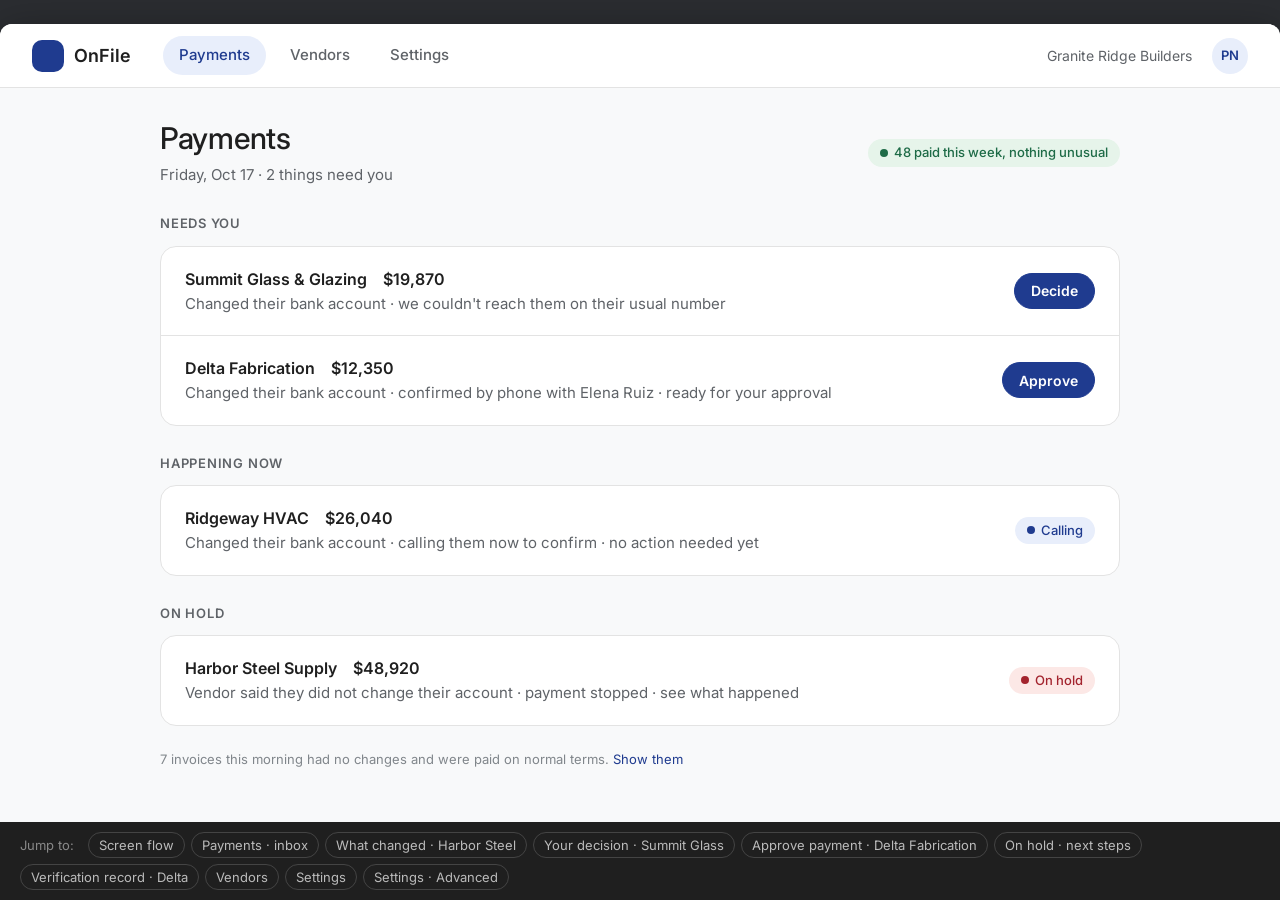
<file: OnFile vendor verification agent/uploads/prototype-3050c2d9.html>
<!doctype html><html lang="en"><head><meta charset="utf-8"><meta name="viewport" content="width=device-width,initial-scale=1"><title>OnFile · Clickable prototype</title><link rel="preconnect" href="https://fonts.googleapis.com"><link href="https://fonts.googleapis.com/css2?family=Inter:wght@400;500;600;700&display=swap" rel="stylesheet"><style>
:root{
  --bg-page:#F8F9FA; --bg-surface:#FFFFFF; --bg-muted:#F1F3F4; --bg-hover:#F1F3F4;
  --text-primary:#1F1F1F; --text-secondary:#5F6368; --text-tertiary:#80868B; --text-inverse:#FFFFFF;
  --border:#E3E3E3; --border-strong:#C4C7C5;
  --brand:#1F3B8F; --brand-hover:#152B6B; --brand-tint:#E8EEFB;
  --ok:#1E6B47; --ok-tint:#E6F4EA; --warn:#8A5109; --warn-tint:#FEF7E0; --crit:#A3242E; --crit-tint:#FCE8E6;
  --font:'Inter', system-ui, -apple-system, 'Segoe UI', Roboto, sans-serif;
  --r-card:16px; --r-btn:999px; --r-chip:999px;
}
*{box-sizing:border-box;margin:0;padding:0}
html,body{background:var(--bg-page);color:var(--text-primary);font-family:var(--font);font-size:15px;line-height:1.5;-webkit-font-smoothing:antialiased}
a{color:inherit;text-decoration:none}
.screen{min-height:100%;width:1280px;margin:0 auto;background:var(--bg-page)}
/* nav */
.nav{height:64px;background:#fff;border-bottom:1px solid var(--border);display:flex;align-items:center;padding:0 32px;gap:8px}
.logo{display:flex;align-items:center;gap:10px;font-weight:600;font-size:18px;margin-right:24px}
.logo i{width:32px;height:32px;border-radius:10px;background:var(--brand);display:inline-block}
.nav a.tab{padding:8px 16px;border-radius:var(--r-btn);color:var(--text-secondary);font-weight:500}
.nav a.tab.on{background:var(--brand-tint);color:var(--brand)}
.nav .sp{flex:1}
.nav .org{color:var(--text-secondary);font-size:14px;margin-right:12px}
.avatar{width:36px;height:36px;border-radius:50%;background:var(--brand-tint);color:var(--brand);display:flex;align-items:center;justify-content:center;font-weight:600;font-size:13px}
/* layout */
.page{padding:32px 40px 56px;max-width:1040px;margin:0 auto}
.page.wide{max-width:1200px}
.back{display:inline-flex;align-items:center;gap:6px;color:var(--text-secondary);font-size:14px;margin-bottom:20px}
h1{font-size:30px;font-weight:500;letter-spacing:-.01em;line-height:1.25}
h2{font-size:18px;font-weight:600;margin-bottom:12px}
.sub{color:var(--text-secondary);margin-top:6px;font-size:15px}
.lead{font-size:17px;color:var(--text-primary);margin-top:8px}
.muted{color:var(--text-secondary)}
.small{font-size:13px;color:var(--text-tertiary)}
.row{display:flex;align-items:center;gap:12px}
.between{display:flex;justify-content:space-between;align-items:center;gap:16px}
.stack>*+*{margin-top:16px}
.grid2{display:grid;grid-template-columns:1fr 1fr;gap:20px}
.grid3{display:grid;grid-template-columns:1fr 1fr 1fr;gap:16px}
.cols{display:grid;grid-template-columns:1fr 340px;gap:24px;align-items:start}
/* cards */
.card{background:var(--bg-surface);border:1px solid var(--border);border-radius:var(--r-card);padding:24px}
.card.pad-sm{padding:16px 20px}
.card.tint-ok{background:var(--ok-tint);border-color:transparent}
.card.tint-warn{background:var(--warn-tint);border-color:transparent}
.card.tint-crit{background:var(--crit-tint);border-color:transparent}
.card.tint-brand{background:var(--brand-tint);border-color:transparent}
/* chips */
.chip{display:inline-flex;align-items:center;gap:6px;padding:4px 12px;border-radius:var(--r-chip);font-size:13px;font-weight:500;background:var(--bg-muted);color:var(--text-secondary);white-space:nowrap}
.chip.ok{background:var(--ok-tint);color:var(--ok)} .chip.warn{background:var(--warn-tint);color:var(--warn)}
.chip.crit{background:var(--crit-tint);color:var(--crit)} .chip.info{background:var(--brand-tint);color:var(--brand)}
.dot{width:8px;height:8px;border-radius:50%;background:currentColor;display:inline-block}
/* buttons */
.btn{display:inline-flex;align-items:center;justify-content:center;gap:8px;height:44px;padding:0 24px;border-radius:var(--r-btn);font-weight:600;font-size:15px;border:1px solid var(--border-strong);background:#fff;color:var(--text-primary);cursor:pointer;white-space:nowrap}
.btn.primary{background:var(--brand);border-color:var(--brand);color:#fff}
.btn.danger{background:var(--crit);border-color:var(--crit);color:#fff}
.btn.ghost{border-color:transparent;background:transparent;color:var(--brand)}
.btn.sm{height:36px;padding:0 16px;font-size:14px}
.btn.block{width:100%}
.actions{display:flex;gap:12px;align-items:center;margin-top:24px}
/* list rows */
.list{background:#fff;border:1px solid var(--border);border-radius:var(--r-card);overflow:hidden}
.item{display:grid;grid-template-columns:1fr auto;gap:16px;align-items:center;padding:20px 24px;border-top:1px solid var(--border)}
.item:first-child{border-top:0}
.item .t{font-weight:600;font-size:16px}
.item .d{color:var(--text-secondary);margin-top:2px}
.item .amt{font-weight:600;font-size:16px;margin-left:12px}
.section-h{display:flex;align-items:center;gap:10px;margin:28px 0 12px;font-size:13px;font-weight:600;letter-spacing:.06em;text-transform:uppercase;color:var(--text-secondary)}
/* key value */
.kv{display:grid;grid-template-columns:160px 1fr;gap:10px 16px;font-size:15px}
.kv dt{color:var(--text-secondary)} .kv dd{}
.kv.tight{grid-template-columns:120px 1fr}
/* change diff */
.diff{display:grid;grid-template-columns:1fr 32px 1fr;gap:12px;align-items:center}
.diff .box{border:1px solid var(--border);border-radius:12px;padding:14px 16px}
.diff .box.new{border-color:var(--crit);background:var(--crit-tint)}
.diff .lbl{font-size:12px;font-weight:600;letter-spacing:.06em;text-transform:uppercase;color:var(--text-tertiary);margin-bottom:6px}
.diff .arrow{text-align:center;color:var(--text-tertiary);font-size:20px}
/* steps */
.steps{list-style:none}
.steps li{display:grid;grid-template-columns:28px 1fr;gap:14px;padding:12px 0;border-top:1px solid var(--border)}
.steps li:first-child{border-top:0;padding-top:0}
.steps .ic{width:28px;height:28px;border-radius:50%;display:flex;align-items:center;justify-content:center;font-size:14px;font-weight:700}
.ic.ok{background:var(--ok-tint);color:var(--ok)} .ic.crit{background:var(--crit-tint);color:var(--crit)} .ic.warn{background:var(--warn-tint);color:var(--warn)} .ic.info{background:var(--brand-tint);color:var(--brand)}
.steps .t{font-weight:500} .steps .d{color:var(--text-secondary);font-size:14px}
/* options */
.opt{display:block;border:1px solid var(--border);border-radius:14px;padding:18px 20px;background:#fff}
.opt+.opt{margin-top:12px}
.opt .t{font-weight:600;font-size:16px}
.opt .d{color:var(--text-secondary);font-size:14px;margin-top:2px}
.opt.rec{border-color:var(--brand);box-shadow:0 0 0 1px var(--brand) inset}
.opt .tag{float:right}
/* details disclosure */
details{border-top:1px solid var(--border);margin-top:20px;padding-top:12px}
summary{cursor:pointer;color:var(--brand);font-weight:500;list-style:none;display:flex;align-items:center;gap:8px}
summary::before{content:'›';font-size:20px;line-height:1;transition:transform .15s}
details[open] summary::before{transform:rotate(90deg)}
details .body{margin-top:14px;color:var(--text-secondary);font-size:14px}
/* transcript */
.msg{display:grid;grid-template-columns:72px 1fr;gap:12px;padding:8px 0;font-size:14px}
.msg .who{color:var(--text-tertiary);font-size:13px;padding-top:8px}
.msg .b{background:var(--bg-muted);border-radius:14px;padding:10px 14px}
.msg.agent .b{background:var(--brand-tint)}
/* form */
.field{display:block;margin-top:16px}
.field label{display:block;font-size:13px;color:var(--text-secondary);margin-bottom:6px}
.input{height:44px;border:1px solid var(--border-strong);border-radius:10px;padding:0 14px;display:flex;align-items:center;background:#fff;color:var(--text-primary)}
.input.ph{color:var(--text-tertiary)}
.check{display:flex;align-items:center;gap:10px;margin-top:16px}
.check i{width:20px;height:20px;border-radius:5px;border:2px solid var(--brand);display:inline-block;position:relative;flex:none}
.check i.on{background:var(--brand)} .check i.on::after{content:'';position:absolute;left:5px;top:1px;width:5px;height:10px;border:solid #fff;border-width:0 2px 2px 0;transform:rotate(45deg)}
.toggle{width:40px;height:22px;border-radius:999px;background:var(--border-strong);position:relative;flex:none}
.toggle::after{content:'';position:absolute;top:3px;left:3px;width:16px;height:16px;border-radius:50%;background:#fff}
.toggle.on{background:var(--brand)} .toggle.on::after{left:21px}
/* settings */
.settings{display:grid;grid-template-columns:220px 1fr;gap:32px;align-items:start}
.snav a{display:block;padding:10px 16px;border-radius:var(--r-btn);color:var(--text-secondary);font-weight:500}
.snav a.on{background:var(--brand-tint);color:var(--brand)}
.srow{display:flex;justify-content:space-between;align-items:center;gap:24px;padding:16px 0;border-top:1px solid var(--border)}
.srow:first-of-type{border-top:0;padding-top:0}
.srow .t{font-weight:500} .srow .d{color:var(--text-secondary);font-size:14px;margin-top:2px}
.pill-tabs{display:flex;gap:8px;margin:0 0 20px}
.pill-tabs a{padding:8px 16px;border-radius:var(--r-btn);border:1px solid var(--border);font-weight:500;font-size:14px;color:var(--text-secondary)}
.pill-tabs a.on{background:var(--text-primary);color:#fff;border-color:var(--text-primary)}
table.simple{width:100%;border-collapse:collapse;font-size:14px}
table.simple th{text-align:left;font-size:12px;letter-spacing:.06em;text-transform:uppercase;color:var(--text-tertiary);padding:8px 0;border-bottom:1px solid var(--border);font-weight:600}
table.simple td{padding:12px 0;border-bottom:1px solid var(--border);vertical-align:top}
.num{font-size:40px;font-weight:500;letter-spacing:-.02em;line-height:1}
.stat{padding:20px 24px}
.stat .l{color:var(--text-secondary);font-size:14px}
.stat.ok .num{color:var(--ok)} .stat.crit .num{color:var(--crit)} .stat.warn .num{color:var(--warn)}
.banner{display:flex;align-items:center;gap:16px;padding:20px 24px;border-radius:var(--r-card)}
.banner.crit{background:var(--crit);color:#fff}
.banner.ok{background:var(--ok);color:#fff}
.banner h1{color:#fff;font-size:24px}
.banner .sub{color:rgba(255,255,255,.85)}
.flowmap{display:grid;grid-template-columns:repeat(4,1fr);gap:20px;align-items:center}
.fnode{background:#fff;border:1px solid var(--border);border-radius:14px;padding:16px 18px}
.fnode .t{font-weight:600} .fnode .d{font-size:13px;color:var(--text-secondary)}
/* prototype shell */
body.proto .screen{display:none} body.proto .screen:target{display:block}
body.proto .screen.default{display:block} body.proto .screen:target ~ .screen.default, body.proto .screen.default:has(~ .screen:target){display:none}

body.proto{background:#2b2d31;padding:24px 0}
body.proto .screen{box-shadow:0 8px 40px rgba(0,0,0,.35);border-radius:12px;overflow:hidden}
.pbar{position:fixed;left:0;right:0;bottom:0;background:#1f1f1f;color:#ddd;font:13px var(--font);padding:10px 20px;display:flex;gap:6px;align-items:center;z-index:9;flex-wrap:wrap}
.pbar a{color:#bbb;padding:4px 10px;border-radius:999px;border:1px solid #444}
.pbar a:hover{color:#fff;border-color:#888}
.pbar .lbl{margin-right:8px;color:#888}
</style></head><body class="proto"><main class="screen" id="flow" style="width:1280px;min-height:420px">
<div class="page wide">
  <h1>Simplified flow</h1>
  <p class="sub">One question per screen. The system handles the rest; details live in Settings → Advanced.</p>
  <div class="flowmap" style="margin-top:28px">
    <a class="fnode" href="#home"><div class="t">Payments</div><div class="d">Inbox: only what needs you</div></a>
    <a class="fnode" href="#verify"><div class="t">What changed</div><div class="d">Old vs new, what we did, result</div></a>
    <a class="fnode" href="#decide"><div class="t">Your decision</div><div class="d">When the vendor couldn't be reached</div></a>
    <a class="fnode" href="#approve"><div class="t">Approve payment</div><div class="d">Second person signs off</div></a>
  </div>
  <div class="flowmap" style="margin-top:20px">
    <a class="fnode" href="#onhold"><div class="t">On hold</div><div class="d">Vendor said no → payment stopped</div></a>
    <a class="fnode" href="#record"><div class="t">Verification record</div><div class="d">For auditors, one page</div></a>
    <a class="fnode" href="#settings"><div class="t">Settings</div><div class="d">Approvals, notifications, team</div></a>
    <a class="fnode" href="#advanced"><div class="t">Settings → Advanced</div><div class="d">Rules, call policy, testing (admins)</div></a>
  </div>
</div></main><main class="screen default" id="home" style="width:1280px;min-height:820px"><header class="nav"><a class="logo" href="#home"><i></i>OnFile</a><a class="tab on" href="#home">Payments</a><a class="tab" href="#vendors">Vendors</a><a class="tab" href="#settings">Settings</a><span class="sp"></span><span class="org">Granite Ridge Builders</span><span class="avatar">PN</span></header>
<div class="page">
  <div class="between">
    <div><h1>Payments</h1><p class="sub">Friday, Oct 17 · 2 things need you</p></div>
    <span class="chip ok"><span class="dot"></span>48 paid this week, nothing unusual</span>
  </div>

  <div class="section-h">Needs you</div>
  <div class="list">
    <a class="item" href="#decide">
      <div><div class="t">Summit Glass &amp; Glazing <span class="amt">$19,870</span></div>
        <div class="d">Changed their bank account · we couldn't reach them on their usual number</div></div>
      <span class="btn sm primary" data-event="decide">Decide</span>
    </a>
    <a class="item" href="#approve">
      <div><div class="t">Delta Fabrication <span class="amt">$12,350</span></div>
        <div class="d">Changed their bank account · confirmed by phone with Elena Ruiz · ready for your approval</div></div>
      <span class="btn sm primary" data-event="open_release">Approve</span>
    </a>
  </div>

  <div class="section-h">Happening now</div>
  <div class="list">
    <a class="item" href="#home">
      <div><div class="t">Ridgeway HVAC <span class="amt">$26,040</span></div>
        <div class="d">Changed their bank account · calling them now to confirm · no action needed yet</div></div>
      <span class="chip info"><span class="dot"></span>Calling</span>
    </a>
  </div>

  <div class="section-h">On hold</div>
  <div class="list">
    <a class="item" href="#verify">
      <div><div class="t">Harbor Steel Supply <span class="amt">$48,920</span></div>
        <div class="d">Vendor said they did not change their account · payment stopped · see what happened</div></div>
      <span class="chip crit"><span class="dot"></span>On hold</span>
    </a>
  </div>

  <p class="small" style="margin-top:24px">7 invoices this morning had no changes and were paid on normal terms. <a href="#home" style="color:var(--brand)">Show them</a></p>
</div></main><main class="screen" id="verify" style="width:1280px;min-height:1180px"><header class="nav"><a class="logo" href="#home"><i></i>OnFile</a><a class="tab on" href="#home">Payments</a><a class="tab" href="#vendors">Vendors</a><a class="tab" href="#settings">Settings</a><span class="sp"></span><span class="org">Granite Ridge Builders</span><span class="avatar">PN</span></header>
<div class="page">
  <a class="back" href="#home">‹ Payments</a>
  <div class="between">
    <div><h1>Harbor Steel Supply · $48,920</h1><p class="sub">Invoice 2041 · due Nov 2 · vendor since 2023</p></div>
    <span class="chip crit"><span class="dot"></span>Payment on hold</span>
  </div>

  <div class="card" style="margin-top:24px">
    <h2>What changed on this invoice</h2>
    <div class="diff">
      <div class="box"><div class="lbl">On file since 2023</div><div><strong>First Commerce Bank</strong>, Buffalo NY</div><div class="muted">Account ending 4471</div></div>
      <div class="arrow">→</div>
      <div class="box new"><div class="lbl">Invoice asks for</div><div><strong>Pacific Rim Credit Union</strong>, Las Vegas NV</div><div class="muted">Account ending 9036 · new mailing address</div></div>
    </div>
    <details><summary>See the email that asked for the change</summary>
      <div class="body">“Please note we have updated our banking details effective immediately. Kindly remit payment for INV-2041 and all future invoices to the new account below.”<br><span class="small">Sent from <strong>harborsteel-supply.com</strong> — one letter different from the vendor's real domain.</span></div>
    </details>
  </div>

  <div class="card" style="margin-top:20px">
    <h2>What we did</h2>
    <ul class="steps">
      <li><span class="ic ok">✓</span><div><div class="t">Held the payment as soon as we saw the change</div><div class="d">9:08 am</div></div></li>
      <li><span class="ic ok">✓</span><div><div class="t">Called Harbor Steel on the number you've had on file for 3 years</div><div class="d">2:49 pm · not the new number on the invoice</div></div></li>
      <li><span class="ic crit">✕</span><div><div class="t">Dana in Accounts Receivable said they did <strong>not</strong> change their bank account</div><div class="d">2:51 pm · she confirmed the account ending 4471 is still correct</div></div></li>
    </ul>
    <details><summary>Listen to or read the call (1 min 42 s)</summary>
      <div class="body">
        <div class="msg agent"><span class="who">OnFile</span><div class="b">Hi, this is the OnFile verification assistant calling for Granite Ridge Builders' accounts payable team. This call is recorded. Could I speak with someone in accounts receivable?</div></div>
        <div class="msg"><span class="who">Dana</span><div class="b">This is Dana in AR.</div></div>
        <div class="msg agent"><span class="who">OnFile</span><div class="b">We received invoice 2041 with a request to change the bank account we pay Harbor Steel into. Could you tell me the last four digits of the account you expect payment to?</div></div>
        <div class="msg"><span class="who">Dana</span><div class="b">It's 4471. We haven't changed anything.</div></div>
        <div class="msg agent"><span class="who">OnFile</span><div class="b">That matches our records. To confirm: Harbor Steel has not requested any change to its bank account?</div></div>
        <div class="msg"><span class="who">Dana</span><div class="b">Correct. We did not.</div></div>
      </div>
    </details>
  </div>

  <div class="card tint-crit" style="margin-top:20px">
    <div class="between">
      <div><h2 style="margin-bottom:4px">This looks like fraud. The payment is on hold.</h2>
        <p class="muted">Nothing was sent. Dana has been told your team will follow up.</p></div>
      <a class="btn danger" href="#onhold" data-event="open_ticket">See next steps</a>
    </div>
  </div>
</div></main><main class="screen" id="decide" style="width:1280px;min-height:820px"><header class="nav"><a class="logo" href="#home"><i></i>OnFile</a><a class="tab on" href="#home">Payments</a><a class="tab" href="#vendors">Vendors</a><a class="tab" href="#settings">Settings</a><span class="sp"></span><span class="org">Granite Ridge Builders</span><span class="avatar">PN</span></header>
<div class="page">
  <a class="back" href="#home">‹ Payments</a>
  <h1>We couldn't reach Summit Glass &amp; Glazing</h1>
  <p class="lead">They asked to be paid into a new account ($19,870). Their usual phone number is disconnected, so we can't confirm it's really them. The payment is held until you choose.</p>

  <div class="cols" style="margin-top:28px">
    <div>
      <a class="opt rec" href="#home" data-event="request_callback"><span class="chip info tag">Recommended</span><div class="t">Ask Summit Glass to call us back</div><div class="d">We email their known contact. When they call, we confirm the change with them.</div></a>
      <a class="opt" href="#decide" data-event="call_w9_number"><div class="t">Try the number on their tax form instead</div><div class="d">A second number we have for them. You'll be asked to say why.</div></a>
      <a class="opt" href="#decide" data-event="manual_verify"><div class="t">I've confirmed it myself</div><div class="d">You spoke to them another way. Needs a note and a second person to approve.</div></a>
      <a class="opt" href="#home" data-event="pay_on_file"><div class="t">Pay their old account instead</div><div class="d">Ignore the change and pay the account on file.</div></a>
    </div>
    <div class="card pad-sm">
      <dl class="kv tight">
        <dt>Invoice</dt><dd>2036 · $19,870</dd>
        <dt>Vendor since</dt><dd>2024 · 3 invoices paid</dd>
        <dt>Held for</dt><dd>5 hours</dd>
        <dt>Change</dt><dd>New bank account and new mailing address</dd>
      </dl>
      <details><summary>Why we couldn't verify</summary><div class="body">The phone number on file (585) 555-0133 is disconnected. We don't dial numbers that appear on an invoice, because that's where fraudsters put their own.</div></details>
    </div>
  </div>
</div></main><main class="screen" id="approve" style="width:1280px;min-height:820px"><header class="nav"><a class="logo" href="#home"><i></i>OnFile</a><a class="tab on" href="#home">Payments</a><a class="tab" href="#vendors">Vendors</a><a class="tab" href="#settings">Settings</a><span class="sp"></span><span class="org">Granite Ridge Builders</span><span class="avatar">ML</span></header>
<div class="page">
  <a class="back" href="#home">‹ Payments</a>
  <h1>Approve $12,350 to Delta Fabrication</h1>
  <p class="lead">First payment to their new account at Citizens Bank (ending 7784).</p>

  <div class="cols" style="margin-top:28px">
    <div class="card">
      <div class="row" style="margin-bottom:16px"><span class="ic ok" style="width:36px;height:36px;border-radius:50%;display:flex;align-items:center;justify-content:center">✓</span>
        <div><div style="font-weight:600;font-size:16px">Everything checked out</div><div class="muted">We called Delta on their known number. Elena Ruiz confirmed the new account and entered the code we texted her.</div></div></div>
      <details><summary>See the full checklist</summary>
        <div class="body">
          <ul class="steps">
            <li><span class="ic ok">✓</span><div class="t">Called the number on file, not the one on the invoice</div></li>
            <li><span class="ic ok">✓</span><div class="t">Elena confirmed the account ending 7784</div></li>
            <li><span class="ic ok">✓</span><div class="t">She answered a question only the real vendor would know</div></li>
            <li><span class="ic ok">✓</span><div class="t">Text-message code entered correctly</div></li>
            <li><span class="ic ok">✓</span><div class="t">Verified today · record saved</div></li>
          </ul>
          <a href="#record" style="color:var(--brand);display:inline-block;margin-top:10px">Open the verification record</a>
        </div>
      </details>
      <label class="field"><span style="display:block;font-size:13px;color:var(--text-secondary);margin-bottom:6px">Note (optional)</span><div class="input ph">e.g. vendor moved banks in September</div></label>
      <div class="check"><i class="on"></i><span>I've reviewed this and I'm not the person who verified it</span></div>
      <div class="actions">
        <a class="btn primary" href="#home" data-event="release">Approve $12,350</a>
        <a class="btn" href="#home" data-event="reject">Decline</a>
        <a class="btn ghost" href="#home" data-event="not_now">Not now</a>
      </div>
    </div>
    <div class="card pad-sm">
      <dl class="kv tight">
        <dt>To</dt><dd>Delta Fabrication</dd>
        <dt>Amount</dt><dd>$12,350.00</dd>
        <dt>Account</dt><dd>Citizens Bank ····7784 <span class="chip" style="margin-left:4px">new</span></dd>
        <dt>Verified by</dt><dd>OnFile, with Elena Ruiz</dd>
        <dt>Requested by</dt><dd>Priya Natarajan</dd>
        <dt>Approving as</dt><dd>Marcus Lee, Controller</dd>
      </dl>
    </div>
  </div>
</div></main><main class="screen" id="onhold" style="width:1280px;min-height:820px"><header class="nav"><a class="logo" href="#home"><i></i>OnFile</a><a class="tab on" href="#home">Payments</a><a class="tab" href="#vendors">Vendors</a><a class="tab" href="#settings">Settings</a><span class="sp"></span><span class="org">Granite Ridge Builders</span><span class="avatar">PN</span></header>
<div class="page">
  <a class="back" href="#home">‹ Payments</a>
  <div class="banner crit">
    <div style="flex:1"><h1>Payment on hold</h1><p class="sub">Harbor Steel Supply · $48,920 · the vendor said they did not change their account</p></div>
    <span class="chip" style="background:rgba(255,255,255,.18);color:#fff">Nothing was sent</span>
  </div>

  <div class="cols" style="margin-top:24px">
    <div class="card">
      <h2>Next steps</h2>
      <p class="muted" style="margin-bottom:12px">Assigned to Priya Natarajan. Tick each one as you go.</p>
      <div class="check"><i class="on"></i><span>Hold all other open invoices from Harbor Steel for now</span></div>
      <div class="check"><i></i><span>Report the new account to your bank</span></div>
      <div class="check"><i></i><span>Let the insurance broker know</span></div>
      <div class="check"><i></i><span>Ask Harbor Steel to check their email was not hacked</span></div>
      <div class="actions">
        <a class="btn primary" href="#record" data-event="open_evidence_pack">Download the record</a>
        <a class="btn" href="#home" data-event="back_to_inbox">Back to payments</a>
      </div>
    </div>
    <div class="stack">
      <div class="card pad-sm">
        <h2 style="font-size:15px">Who knows</h2>
        <p class="muted" style="font-size:14px">Priya Natarajan (AP) · Marcus Lee (Controller) · Dana Whitfield at Harbor Steel, by phone</p>
      </div>
      <div class="card pad-sm">
        <h2 style="font-size:15px">Need to pay this anyway?</h2>
        <p class="muted" style="font-size:14px">A controller can reopen this, but the vendor will be called again and must confirm the new account first.</p>
        <a class="btn sm" style="margin-top:12px" href="#onhold" data-event="controller_override">Ask a controller</a>
      </div>
    </div>
  </div>
</div></main><main class="screen" id="record" style="width:1280px;min-height:900px"><header class="nav"><a class="logo" href="#home"><i></i>OnFile</a><a class="tab on" href="#home">Payments</a><a class="tab" href="#vendors">Vendors</a><a class="tab" href="#settings">Settings</a><span class="sp"></span><span class="org">Granite Ridge Builders</span><span class="avatar">PN</span></header>
<div class="page">
  <a class="back" href="#approve">‹ Back</a>
  <div class="between">
    <div><h1>Verification record</h1><p class="sub">Delta Fabrication · Invoice 2039 · $12,350 · verified Oct 17, 2026</p></div>
    <div class="row"><span class="chip ok"><span class="dot"></span>Verified</span><a class="btn sm" href="#record" data-event="export_pdf">Download PDF</a></div>
  </div>

  <div class="cols" style="margin-top:24px">
    <div class="card">
      <h2>The change</h2>
      <dl class="kv"><dt>Asked for by</dt><dd>Invoice 2039, emailed Oct 16 from billing@deltafab.com</dd><dt>Old account</dt><dd>Chase ····2210</dd><dt>New account</dt><dd>Citizens Bank ····7784</dd></dl>
      <h2 style="margin-top:24px">How we confirmed it</h2>
      <dl class="kv"><dt>Called</dt><dd>(585) 555-0128 — the number on file since 2022</dd><dt>Spoke with</dt><dd>Elena Ruiz, AR lead · Oct 17, 2:22 pm · 2 min</dd><dt>She confirmed</dt><dd>The new account ending 7784, and the amount of the last invoice we paid</dd><dt>Code</dt><dd>Texted to the mobile on file, entered correctly at 2:24 pm</dd><dt>In her words</dt><dd>“Yes — we moved to Citizens in September. The new account ends 7784 and I requested the change.”</dd></dl>
      <h2 style="margin-top:24px">Decision</h2>
      <dl class="kv"><dt>Result</dt><dd><span class="chip ok">Verified</span></dd><dt>Second approver</dt><dd>Marcus Lee, Controller</dd></dl>
      <details><summary>Technical details for auditors</summary><div class="body">Record ID VX-2039 · fingerprint 9b1e…4c07 · call recorded with disclosure · all four policy checks passed · retained 7 years.</div></details>
    </div>
    <div class="stack">
      <div class="card pad-sm"><h2 style="font-size:15px">What this covers</h2><p class="muted" style="font-size:14px">Your insurer's “callback verification of vendor payment changes” — yes, documented.<br><br>Change control for vendor bank details, with two people signing off.</p></div>
      <a class="btn primary block" href="#approve" data-event="proceed_to_release">Go to approval</a>
    </div>
  </div>
</div></main><main class="screen" id="vendors" style="width:1280px;min-height:820px"><header class="nav"><a class="logo" href="#home"><i></i>OnFile</a><a class="tab" href="#home">Payments</a><a class="tab on" href="#vendors">Vendors</a><a class="tab" href="#settings">Settings</a><span class="sp"></span><span class="org">Granite Ridge Builders</span><span class="avatar">PN</span></header>
<div class="page">
  <div class="between"><div><h1>Vendors</h1><p class="sub">38 vendors · contact details we use to confirm changes</p></div><a class="btn primary" href="#vendors">Add vendor</a></div>
  <div class="list" style="margin-top:24px">
    <a class="item" href="#vendors"><div><div class="t">Harbor Steel Supply</div><div class="d">Dana Whitfield · (716) 555-0142 · on file since 2023</div></div><span class="chip crit"><span class="dot"></span>Payment on hold</span></a>
    <a class="item" href="#vendors"><div><div class="t">Delta Fabrication</div><div class="d">Elena Ruiz · (585) 555-0128 · on file since 2022</div></div><span class="chip ok"><span class="dot"></span>Confirmed</span></a>
    <a class="item" href="#vendors"><div><div class="t">Summit Glass &amp; Glazing</div><div class="d">(585) 555-0133 · <span style="color:var(--crit)">number disconnected</span> · on file since 2024</div></div><span class="chip warn"><span class="dot"></span>Needs a number</span></a>
    <a class="item" href="#vendors"><div><div class="t">Ridgeway HVAC</div><div class="d">(585) 555-0181 · on file since 2022</div></div><span class="chip">No changes</span></a>
    <a class="item" href="#vendors"><div><div class="t">Cortez Concrete</div><div class="d">(585) 555-0147 · on file since 2021</div></div><span class="chip">No changes</span></a>
  </div>
</div></main><main class="screen" id="settings" style="width:1280px;min-height:820px"><header class="nav"><a class="logo" href="#home"><i></i>OnFile</a><a class="tab" href="#home">Payments</a><a class="tab" href="#vendors">Vendors</a><a class="tab on" href="#settings">Settings</a><span class="sp"></span><span class="org">Granite Ridge Builders</span><span class="avatar">PN</span></header>
<div class="page">
  <h1>Settings</h1>
  <div class="settings" style="margin-top:24px"><nav class="snav"><a class="on" href="{settings}">General</a><a href="{settings}">Approvals</a><a href="{settings}">Notifications</a><a href="{settings}">Team</a><a class="" href="{advanced}">Advanced</a></nav>
    <div class="stack">
      <div class="card">
        <h2>Approvals</h2>
        <div class="srow"><div><div class="t">Second approver for new bank accounts</div><div class="d">Always required, for any amount. Can't be the person who verified.</div></div><span class="toggle on"></span></div>
        <div class="srow"><div><div class="t">Who can approve</div><div class="d">Marcus Lee (Controller), Jo Park (CFO)</div></div><a class="btn sm" href="#settings">Edit</a></div>
        <div class="srow"><div><div class="t">Approve within</div><div class="d">14 days of verification, then we re-check</div></div><a class="btn sm" href="#settings">Change</a></div>
      </div>
      <div class="card">
        <h2>Notifications</h2>
        <div class="srow"><div><div class="t">Something needs me</div><div class="d">Email and Slack</div></div><span class="toggle on"></span></div>
        <div class="srow"><div><div class="t">Payment put on hold</div><div class="d">Email, Slack, and text</div></div><span class="toggle on"></span></div>
        <div class="srow"><div><div class="t">Daily summary</div><div class="d">8:00 am, email</div></div><span class="toggle"></span></div>
      </div>
      <div class="card">
        <h2>Vendor calls</h2>
        <div class="srow"><div><div class="t">Call vendors as</div><div class="d">“Granite Ridge Builders accounts payable” from (716) 555-0150</div></div><a class="btn sm" href="#settings">Edit</a></div>
        <div class="srow"><div><div class="t">Calling hours</div><div class="d">9 am – 5 pm, vendor's local time</div></div><a class="btn sm" href="#settings">Change</a></div>
      </div>
    </div>
  </div>
</div></main><main class="screen" id="advanced" style="width:1280px;min-height:1000px"><header class="nav"><a class="logo" href="#home"><i></i>OnFile</a><a class="tab" href="#home">Payments</a><a class="tab" href="#vendors">Vendors</a><a class="tab on" href="#settings">Settings</a><span class="sp"></span><span class="org">Granite Ridge Builders</span><span class="avatar">PN</span></header>
<div class="page">
  <h1>Settings</h1>
  <div class="settings" style="margin-top:24px"><nav class="snav"><a class="" href="{settings}">General</a><a href="{settings}">Approvals</a><a href="{settings}">Notifications</a><a href="{settings}">Team</a><a class="on" href="{advanced}">Advanced</a></nav>
    <div class="stack">
      <div class="card pad-sm tint-brand"><span class="muted" style="font-size:14px">For admins. These rules run automatically; everyday users never see them. Changing them needs a controller.</span></div>
      <div class="card">
        <h2>Verification rules</h2>
        <div class="srow"><div><div class="t">Only call numbers from the vendor master</div><div class="d">Never a number printed on the invoice. (Rule G1)</div></div><span class="toggle on"></span></div>
        <div class="srow"><div><div class="t">Number must be on file 90+ days</div><div class="d">Recent contact changes send the case to a person. (Rule G4)</div></div><span class="toggle on"></span></div>
        <div class="srow"><div><div class="t">Respect do-not-contact vendors</div><div class="d">Sent to a person instead. (Rule G3)</div></div><span class="toggle on"></span></div>
        <div class="srow"><div><div class="t">Release needs a second approver</div><div class="d">Blocked payments never release; a controller reopens instead. (Rule G2)</div></div><span class="toggle on"></span></div>
        <details><summary>How a phone number is trusted</summary><div class="body">Starts at 50. +1 per 90 days on file (max +25). −40 if added in the last 90 days. +10 landline or mobile, −25 internet phone, −30 call forwarding. +5 per supporting document (max +15). Trusted at 70 or more and 90+ days.</div></details>
      </div>
      <div class="card">
        <h2>Timing</h2>
        <dl class="kv"><dt>Start calling</dt><dd>10 minutes after an invoice arrives</dd><dt>Retry window</dt><dd>3 attempts over 2 business days, then ask a person</dd><dt>Review deadline</dt><dd>3 days, then escalate to the controller</dd><dt>Hold tickets</dt><dd>Reviewed after 7 days</dd></dl>
      </div>
      <div class="card">
        <div class="between"><h2 style="margin:0">Testing &amp; audit</h2><span class="chip ok"><span class="dot"></span>26 of 26 scenarios passing</span></div>
        <p class="muted" style="margin-top:8px;font-size:14px">Every verification is replayed against 26 fraud and edge-case scenarios after each rule change. Full traces, timings, and costs are available for auditors.</p>
        <div class="actions" style="margin-top:16px"><a class="btn sm" href="#advanced" data-event="open_prism_traces">Open test results</a><a class="btn sm" href="#advanced">Export audit log</a></div>
      </div>
      <div class="card">
        <h2>Usage</h2>
        <dl class="kv"><dt>This week</dt><dd>52 invoices checked · 4 vendor calls · about $0.06 per invoice</dd></dl>
      </div>
    </div>
  </div>
</div></main><div class="pbar"><span class="lbl">Jump to:</span><a href="#flow">Screen flow</a><a href="#home">Payments · inbox</a><a href="#verify">What changed · Harbor Steel</a><a href="#decide">Your decision · Summit Glass</a><a href="#approve">Approve payment · Delta Fabrication</a><a href="#onhold">On hold · next steps</a><a href="#record">Verification record · Delta</a><a href="#vendors">Vendors</a><a href="#settings">Settings</a><a href="#advanced">Settings · Advanced</a></div>
<script>
  // show one screen at a time; default to #home
  function show(){var id=(location.hash||'#home').slice(1);document.querySelectorAll('.screen').forEach(function(s){s.style.display=s.id===id?'block':'none'});window.scrollTo(0,0)}
  addEventListener('hashchange',show);show();
</script></body></html>
</file>
